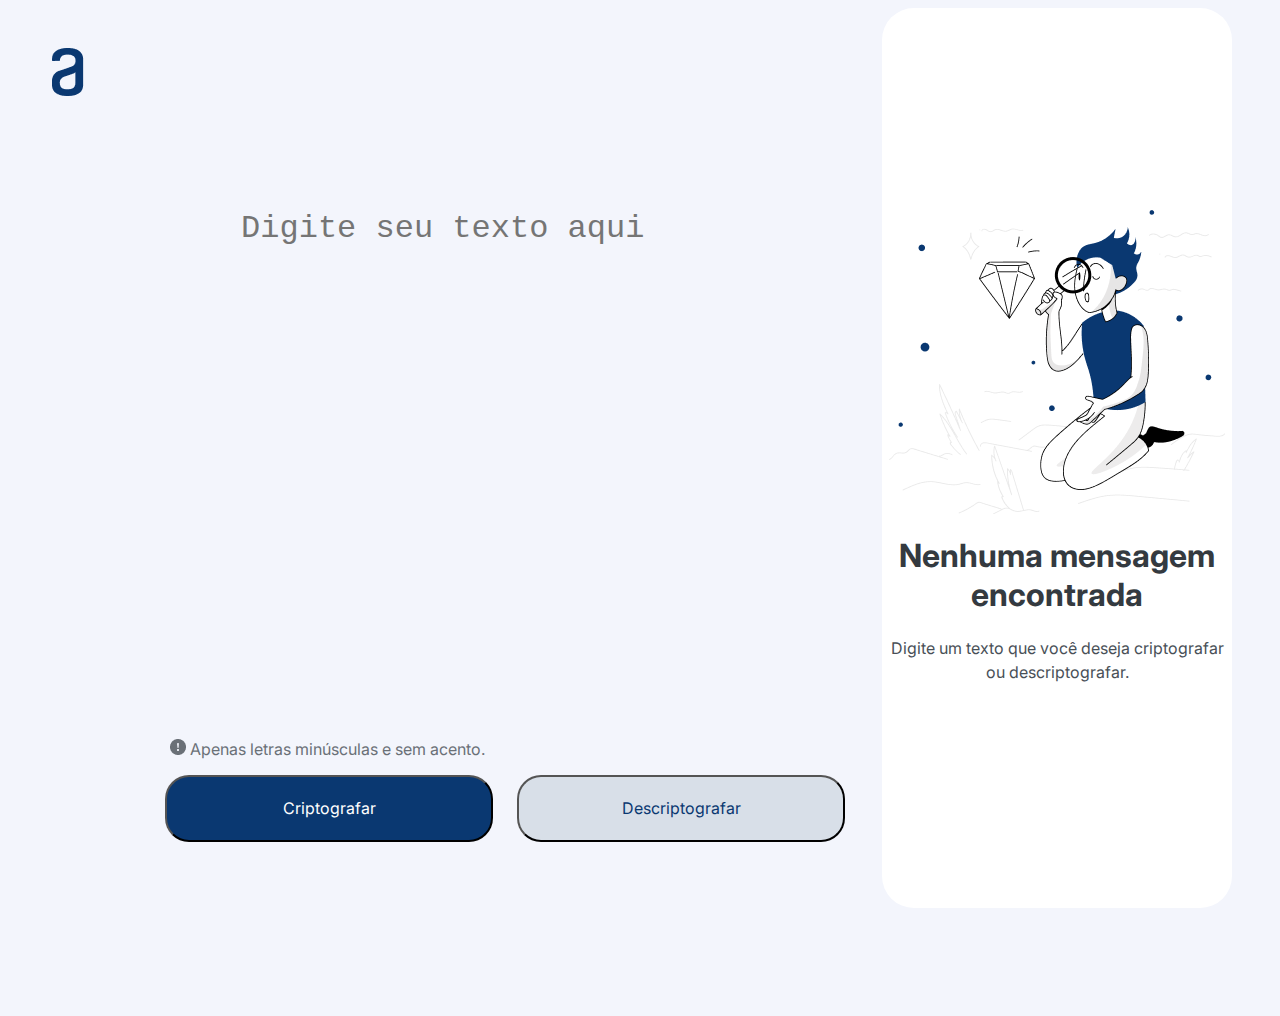
<file: index.html>
<!DOCTYPE html>
<html lang="pt-br">
<head>
    <meta charset="UTF-8">
    <meta name="viewport" content="width=device-width, initial-scale=1.0">
    <link rel="stylesheet" href="style.css">
    <link rel="preconnect" href="https://fonts.googleapis.com">
    <link rel="preconnect" href="https://fonts.gstatic.com" crossorigin>
    <link href="https://fonts.googleapis.com/css2?family=Inter:wght@100..900&display=swap" rel="stylesheet">
    <script src="app.js"></script>
    <title>Pagina Alura</title>
</head>
<body>
    <img src="images/frame.png" alt="Alura" width="120px" height="48px" id="icone">
    
    
       <div class="caixa2">
        <textarea id="texto" type="text"  placeholder="Digite seu texto aqui" rows="10" cols="10" maxlength="400" wrap="hard"></textarea>
        <span class="aviso"> 
            <img src="images/exclamacao.png" class="acento">
             Apenas letras minúsculas e sem acento.
        </span>
        <div class="botao">
            <button class="cript">Criptografar</button>
            <button class="decript">Descriptografar</button>
        </div>
       </div>
    
    <aside>
        <img src="images/frame2.png" alt="Alura2" width="336px" height="304px" id="foto2">
        <h1 class="texto1">Nenhuma mensagem encontrada</h1>
        <h4 class="texto2">Digite um texto que você deseja criptografar ou descriptografar.</h4>
        <button class="copiar">Copiar</button>
    </aside>
    
</body>
</html>
</file>
<file: style.css>
@import url('https://fonts.googleapis.com/css2?family=Inter:wght@100..900&display=swap');

 /*teste*/
:root {
    --fonte: font-family: "Inter", sans-serif;
}

#icone{
    margin-top: 40px;
    }
    
body {
background-color: #F3F5FC;
display: flex;
flex-direction: row;
font-family: "Inter", sans-serif;
}


.caixa2 {
display: flex;
flex-direction: column;
height: 62.5em;
width: 62.5em;
align-items: center;
}

#texto {
background-color: #F3F5FC;
color: #0A3871;
width: 70%;
font-weight: 400;
font-size: 32px;
min-height: 3em;
height: 60%;
resize: none;
margin-top: 6.25em;
border: none;
}

textarea:focus{
    box-shadow: 0 0 0 0;
    border: 0 none;
    outline: 0;
}


.aviso{
opacity: 80%;
font-family: "Inter", sans-serif;
font-weight: 400;
font-size: 16px;
line-height: 18px;
height: 16px;
color: #495057;
margin-top: 100px;
margin-right: 355px;
}

.acento {
width: 16px;
height: 16px;
}



aside {
width: 400px;
height: 900px;
background-color: #FFFFFF;
margin-right: 40px;
border-radius: 32px;
display: flex;
flex-direction: column;
justify-content: center;
align-items: center;
}



.texto1{ 
font-weight: 700;
size: 24px;
width: 336px;
height: 58px;
color: #343A40;
text-align: center;
}

.texto2{
color: #495057;
text-align: center;
font-weight: 400;
size: 16px;
line-height: 24px;
width: 350px;
word-wrap: break-word;
}


.botao{
display: flex;
width: 42.5em;
height: 20.5em;
flex-direction: row;
justify-content: space-between;
margin-top: 20px;
}

button{
border-radius: 24px;
width: 328px;
height: 67px;
font-family: "Inter", sans-serif;
font-weight: 400;
font-size: 16px;
line-height: 19.36px;
}

.cript{
background-color: #0A3871;
color: #FFFFFF;
}

.decript{
background-color: #D8DFE8;
color: #0A3871;
}

.copiar {
border-radius: 24px;
background-color: #D8DFE8;
color: #0A3871;
width: 328px;
height: 67px;
font-family: "Inter", sans-serif;
font-weight: 400;
font-size: 16px;
line-height: 19.36px;
display: none; /* Oculta o botão por padrão */
}
  

@media screen and (min-width: 600px) {
    body {
      flex-direction: row; 
    }
  }
  
  @media screen and (max-width: 599px) {
    #icone{
      margin-right: 200px;
    }
    body {
      flex-direction: column; 
      align-items: center;
    }
    .botao{
      width: 300px;
    }
    #texto{
      width: 300px;
    }
    .aviso{
      margin-right: 0px;
    }
    aside{
      height: 500px;
      margin-left: 50px;
      width: 360px;
    }
  }
</file>
